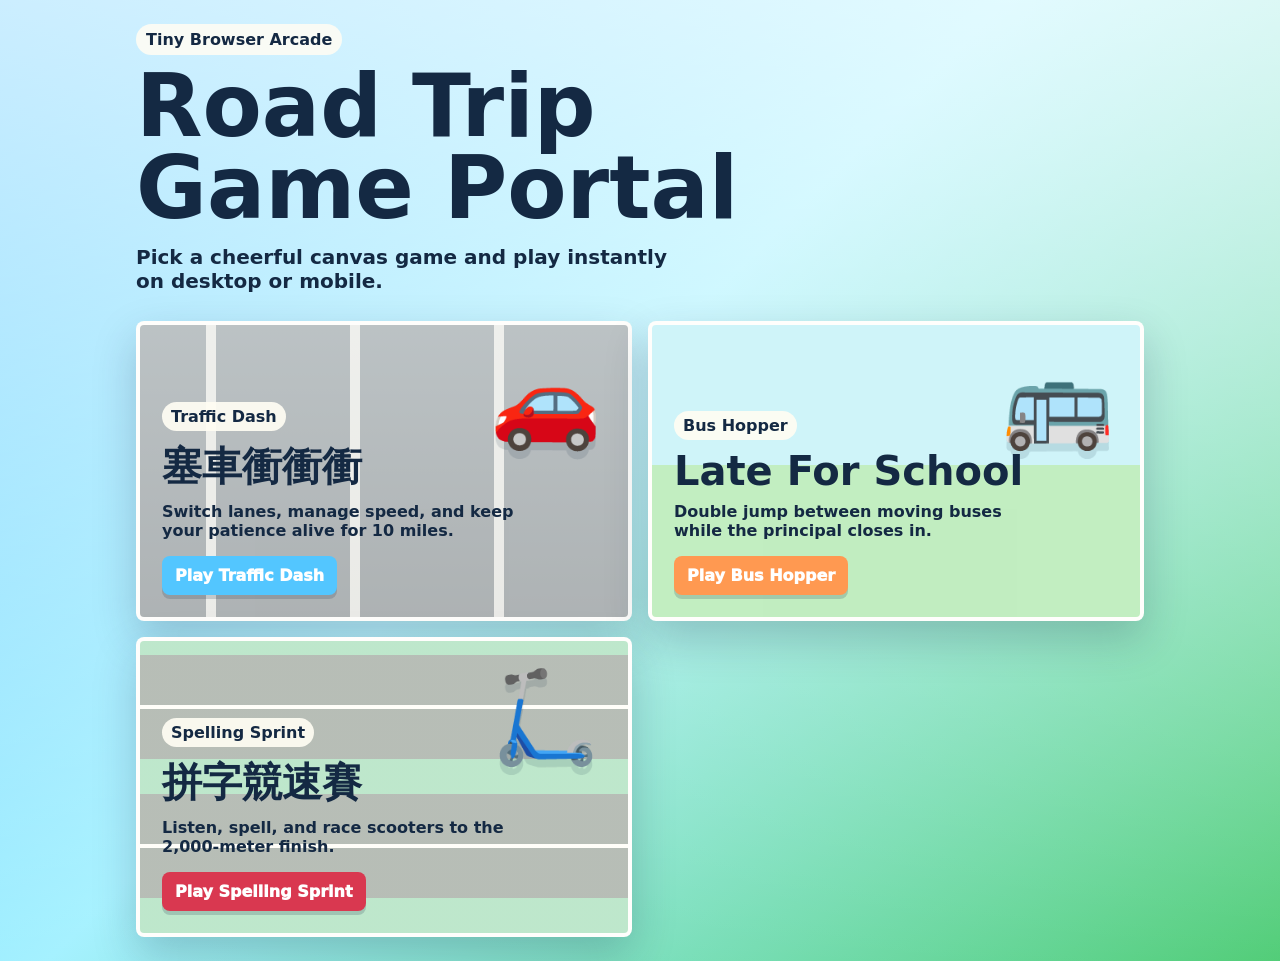
<file: index.html>
<!DOCTYPE html>
<html lang="en">
<head>
  <meta charset="UTF-8">
  <meta name="viewport" content="width=device-width, initial-scale=1.0, viewport-fit=cover">
  <title>Road Trip Game Portal</title>
  <link rel="stylesheet" href="./style.css">
</head>
<body>
  <main class="portal">
    <header class="portal__header">
      <p class="portal__eyebrow">Tiny Browser Arcade</p>
      <h1><span>Road Trip</span><span>Game Portal</span></h1>
      <p class="portal__intro">Pick a cheerful canvas game and play instantly on desktop or mobile.</p>
    </header>

    <section class="game-grid" aria-label="Available games">
      <a class="game-card game-card--traffic" href="./traffic-dash/index.html">
        <span class="game-card__art" aria-hidden="true">🚗</span>
        <span class="game-card__label">Traffic Dash</span>
        <strong>塞車衝衝衝</strong>
        <span class="game-card__text">Switch lanes, manage speed, and keep your patience alive for 10 miles.</span>
        <span class="game-card__button">Play Traffic Dash</span>
      </a>

      <a class="game-card game-card--bus" href="./bus-hopper/index.html">
        <span class="game-card__art" aria-hidden="true">🚌</span>
        <span class="game-card__label">Bus Hopper</span>
        <strong>Late For School</strong>
        <span class="game-card__text">Double jump between moving buses while the principal closes in.</span>
        <span class="game-card__button">Play Bus Hopper</span>
      </a>
      <a class="game-card game-card--spelling" href="./spelling-sprint/index.html">
        <span class="game-card__art" aria-hidden="true">🛴</span>
        <span class="game-card__label">Spelling Sprint</span>
        <strong>拼字競速賽</strong>
        <span class="game-card__text">Listen, spell, and race scooters to the 2,000-meter finish.</span>
        <span class="game-card__button">Play Spelling Sprint</span>
      </a>
    </section>
  </main>
</body>
</html>
</file>
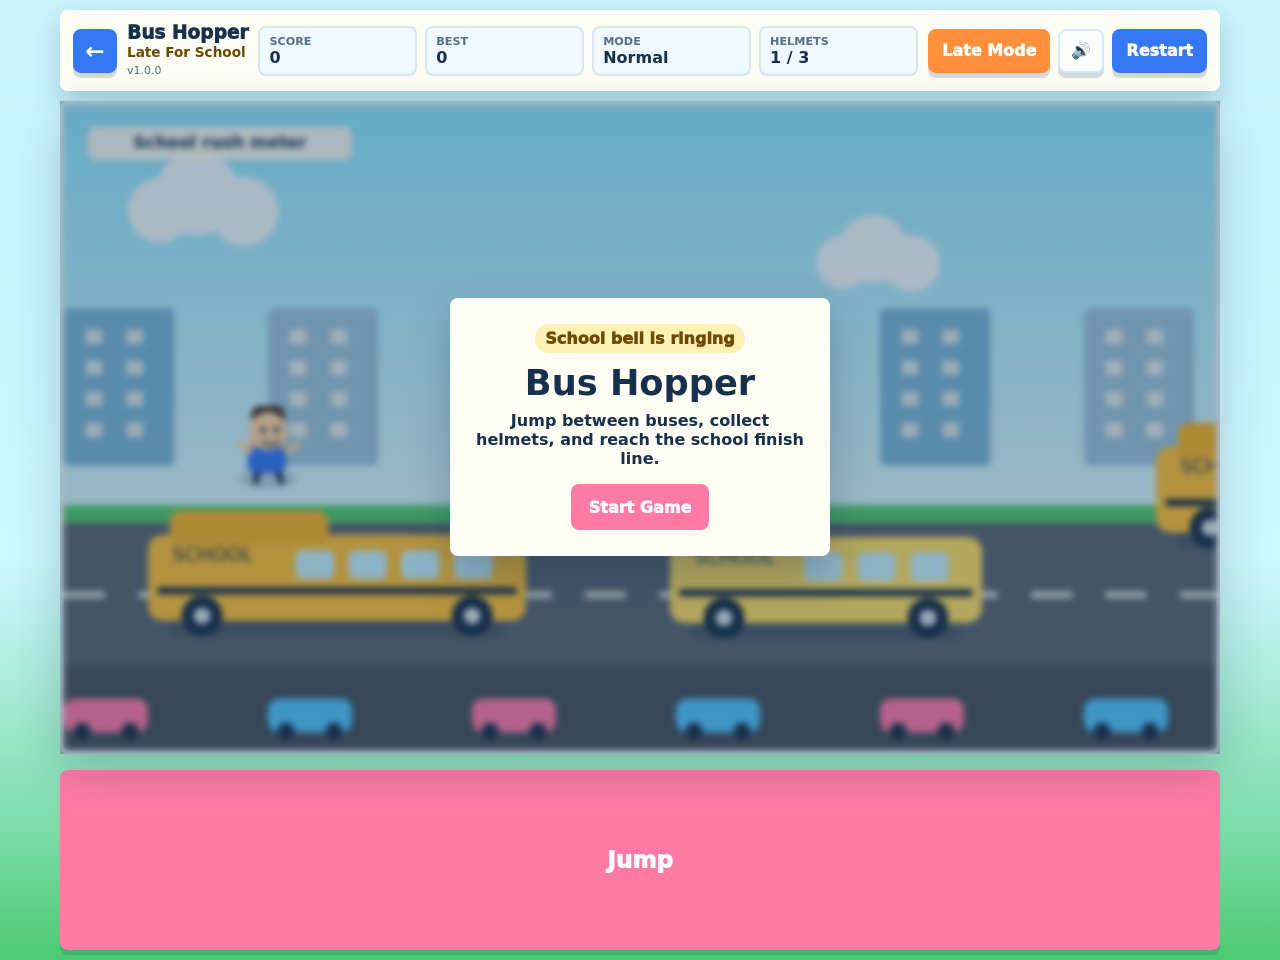
<file: bus-hopper/index.html>
<!DOCTYPE html>
<html lang="en">
<head>
  <meta charset="UTF-8">
  <meta name="viewport" content="width=device-width, initial-scale=1.0, viewport-fit=cover">
  <title>Bus Hopper</title>
  <link rel="stylesheet" href="./style.css?v=1.0.0">
  <link rel="stylesheet" href="../version.css?v=1.0.0">
</head>
<body>
  <main class="game-shell" aria-label="Bus Hopper game">
    <section class="top-bar">
      <a class="back-link" href="../index.html" aria-label="Back to game portal">←</a>
      <div class="brand">
        <span class="brand__title">Bus Hopper</span>
        <span class="brand__subtitle">Late For School</span>
        <small class="game-version" aria-label="Version 1.0.0">v1.0.0</small>
      </div>

      <div class="stats" aria-live="polite">
        <div>
          <span>Score</span>
          <strong id="scoreValue">0</strong>
        </div>
        <div>
          <span>Best</span>
          <strong id="bestValue">0</strong>
        </div>
        <div>
          <span>Mode</span>
          <strong id="modeValue">Normal</strong>
        </div>
        <div>
          <span>Helmets</span>
          <strong id="helmetValue">1 / 3</strong>
        </div>
      </div>

      <div class="actions">
        <button id="modeButton" type="button">Late Mode</button>
        <button id="muteButton" type="button" aria-pressed="false" aria-label="Mute sound">🔊</button>
        <button id="restartButton" type="button">Restart</button>
      </div>
    </section>

    <section class="canvas-wrap">
      <canvas id="gameCanvas" width="960" height="540" aria-label="Side scrolling bus jumping game"></canvas>
      <div id="overlay" class="overlay">
        <div class="overlay__panel">
          <p id="overlayKicker">School bell is ringing</p>
          <h1 id="overlayTitle">Bus Hopper</h1>
          <p id="overlayText">Jump between buses, collect helmets, and reach the school finish line.</p>
          <button id="playButton" type="button">Start Game</button>
        </div>
      </div>
    </section>

    <section class="touch-controls" aria-label="Touch controls">
      <button id="jumpButton" type="button" onclick="window.BusHopperPressJump && window.BusHopperPressJump(event)">Jump</button>
    </section>
  </main>

  <script src="./physics.js?v=1.0.0"></script>
  <script src="./bus.js?v=1.0.0"></script>
  <script src="./player.js?v=1.0.0"></script>
  <script src="./main.js?v=1.0.0"></script>
</body>
</html>
</file>
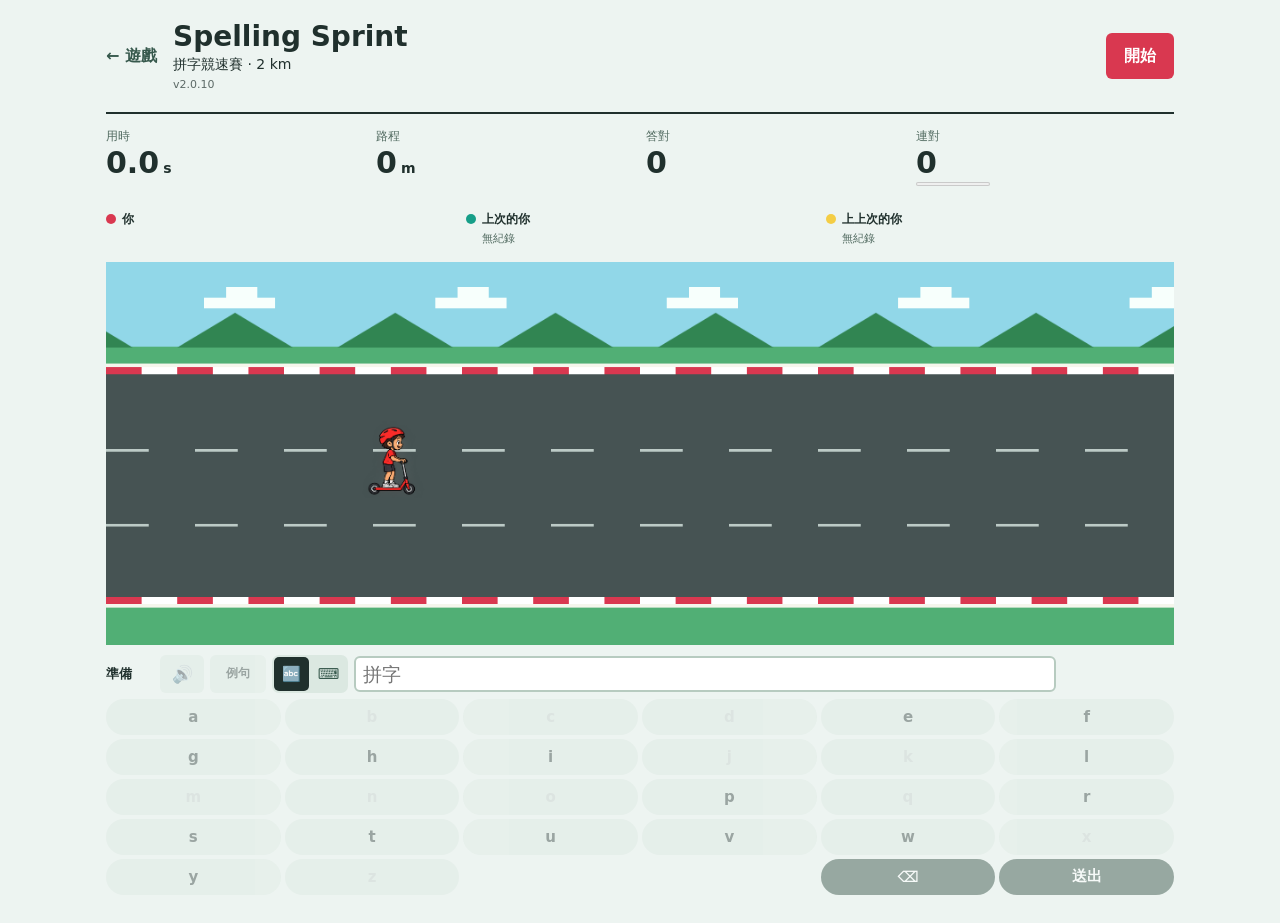
<file: spelling-sprint/index.html>
<!DOCTYPE html>
<html lang="zh-Hant">
<head>
  <meta charset="UTF-8">
  <meta name="viewport" content="width=device-width, initial-scale=1, viewport-fit=cover">
  <title>Spelling Sprint | 拼字競速賽</title>
  <link rel="stylesheet" href="./style.css?v=2.0.10">
  <link rel="stylesheet" href="../version.css?v=2.0.10">
</head>
<body>
  <main>
    <header><a href="../index.html" aria-label="回到遊戲入口">← 遊戲</a><h1>Spelling Sprint <span>拼字競速賽 · 2 km</span><small class="game-version" aria-label="Version 2.0.10">v2.0.10</small></h1><button id="start" type="button">開始</button></header>
    <section class="hud" aria-label="比賽狀態">
      <div><span>用時</span><strong id="time">0.0<span>s</span></strong></div>
      <div><span>路程</span><strong id="distance">0<span>m</span></strong></div>
      <div><span>答對</span><strong id="correct">0</strong></div>
      <div><span>連對</span><strong id="streak">0</strong><meter id="nitro" min="0" max="3" value="0" aria-label="衝刺能量"></meter></div>
    </section>
    <section class="track" aria-label="賽道">
      <div class="race-labels"><span><i class="red"></i>你</span><span id="opponent"><i class="mint"></i>上次的你<small id="opponent-state"></small></span><span id="challenger"><i class="yellow"></i>上上次的你<small id="challenger-state"></small></span></div>
      <canvas id="race" width="1200" height="430" aria-label="拼字滑板車競速賽動畫"></canvas>
      <div id="banner"></div>
    </section>
    <section class="cockpit" id="cockpit">
      <div class="control-row">
        <span id="question">準備</span>
        <button id="replay" class="compact-icon" type="button" disabled title="重播單字" aria-label="重播單字">🔊</button>
        <button id="sentence" class="compact-text" type="button" disabled>例句</button>
        <div class="input-mode" role="group" aria-label="輸入方式">
          <button id="letter-mode" type="button" aria-pressed="true" title="字母盤" aria-label="字母盤">🔤</button>
          <button id="keyboard-mode" type="button" aria-pressed="false" title="鍵盤" aria-label="鍵盤">⌨️</button>
        </div>
        <form id="answer-form" autocomplete="off">
          <label class="sr-only" for="answer">輸入聽到的英文單字</label>
          <input id="answer" name="spelling" type="text" placeholder="拼字" lang="en" inputmode="none" enterkeyhint="go" autocapitalize="none" autocomplete="off" autocorrect="off" spellcheck="false" maxlength="24" readonly disabled>
        </form>
        <span id="feedback" role="status" aria-live="polite"></span>
      </div>
      <div id="letter-pad" aria-label="英文字母盤">
        <button id="submit" class="special-key" type="submit" form="answer-form" disabled title="送出答案" aria-label="送出答案">送出</button>
      </div>
    </section>
    <section id="results" hidden aria-labelledby="result-title">
      <div class="result-heading"><h2 id="result-title">完賽！</h2><strong id="result-distance"></strong></div>
      <p id="result-stats"></p><p id="result-record"></p>
      <h3>錯字複習</h3><div id="review"></div>
    </section>
  </main>
  <script src="./words.js?v=2.0.10" defer></script>
  <script src="./main.js?v=2.0.10" defer></script>
</body>
</html>
</file>
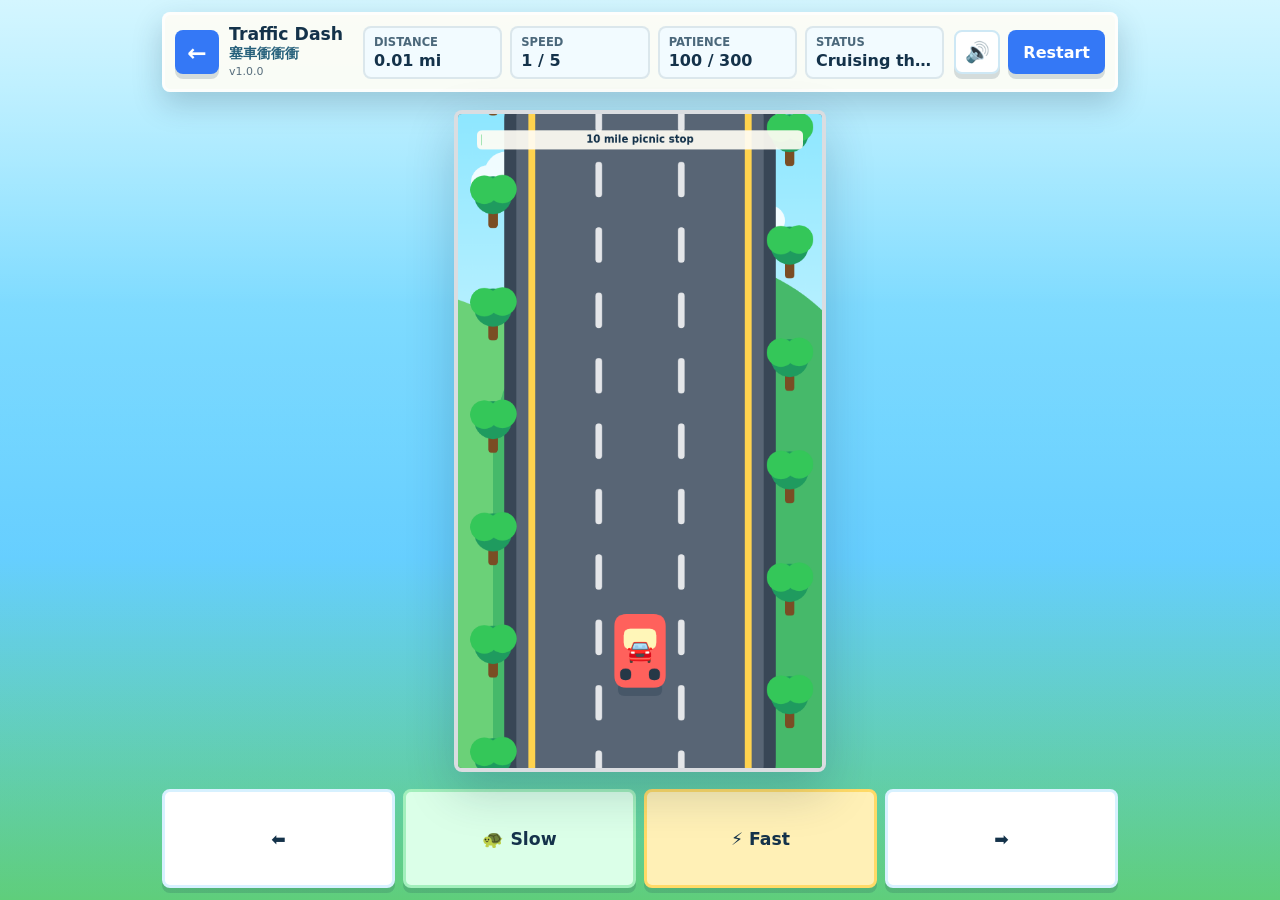
<file: traffic-dash/index.html>
<!DOCTYPE html>
<html lang="en">
<head>
  <meta charset="UTF-8">
  <meta name="viewport" content="width=device-width, initial-scale=1.0, viewport-fit=cover">
  <title>Traffic Dash - 塞車衝衝衝</title>
  <link rel="stylesheet" href="./style.css?v=1.0.0">
  <link rel="stylesheet" href="../version.css?v=1.0.0">
</head>
<body>
  <main class="game-shell" aria-label="Traffic Dash game">
    <section class="top-bar" aria-label="Game status">
      <a class="back-link" href="../index.html" aria-label="Back to game portal">←</a>
      <div class="brand">
        <span class="brand__title">Traffic Dash</span>
        <span class="brand__subtitle">塞車衝衝衝</span>
        <small class="game-version" aria-label="Version 1.0.0">v1.0.0</small>
      </div>

      <div class="hud" aria-live="polite">
        <div class="hud__item">
          <span class="hud__label">Distance</span>
          <strong id="distanceValue">0.00 mi</strong>
        </div>
        <div class="hud__item">
          <span class="hud__label">Speed</span>
          <strong id="speedValue">1</strong>
        </div>
        <div class="hud__item">
          <span class="hud__label">Patience</span>
          <strong id="patienceValue">100 / 300</strong>
        </div>
        <div class="hud__item hud__status">
          <span class="hud__label">Status</span>
          <strong id="statusValue">Road trip begins</strong>
        </div>
      </div>

      <div class="menu-actions">
        <button id="muteButton" class="icon-button" type="button" aria-pressed="false" aria-label="Mute sound">🔊</button>
        <button id="restartButton" class="text-button" type="button">Restart</button>
      </div>
    </section>

    <section class="canvas-wrap">
      <canvas id="gameCanvas" width="540" height="960" aria-label="Cartoon highway game canvas"></canvas>

      <div id="gameOverlay" class="overlay overlay--hidden" role="dialog" aria-modal="true" aria-labelledby="overlayTitle">
        <div class="overlay__panel">
          <p id="overlayBadge" class="overlay__badge">Road Trip</p>
          <h1 id="overlayTitle">Traffic Dash</h1>
          <p id="overlayText">Reach 10 miles before your patience runs out.</p>
          <button id="overlayRestartButton" class="primary-button" type="button">Play Again</button>
        </div>
      </div>
    </section>

    <section class="touch-controls" aria-label="Touch controls">
      <button class="touch-button" type="button" data-action="left" aria-label="Move left">⬅️</button>
      <button class="touch-button touch-button--slow" type="button" data-action="slow" aria-label="Slow down">🐢 Slow</button>
      <button class="touch-button touch-button--fast" type="button" data-action="fast" aria-label="Speed up">⚡ Fast</button>
      <button class="touch-button" type="button" data-action="right" aria-label="Move right">➡️</button>
    </section>
  </main>

  <script src="./state.js?v=1.0.0"></script>
  <script src="./controls.js?v=1.0.0"></script>
  <script src="./render.js?v=1.0.0"></script>
  <script src="./main.js?v=1.0.0"></script>
</body>
</html>
</file>
<file: style.css>
:root {
  color-scheme: light;
  --ink: #142943;
  --paper: #fffdf4;
  --blue: #53c6ff;
  --green: #44c96d;
  --yellow: #ffd451;
  --orange: #ff9951;
  --pink: #ff7ba6;
  --shadow: rgba(20, 41, 67, 0.22);
}

* {
  box-sizing: border-box;
}

body {
  min-height: 100svh;
  margin: 0;
  overflow-x: hidden;
  color: var(--ink);
  font-family: system-ui, -apple-system, BlinkMacSystemFont, "Segoe UI", sans-serif;
  background:
    linear-gradient(180deg, rgba(255, 255, 255, 0.7), rgba(255, 255, 255, 0.08)),
    linear-gradient(135deg, var(--blue), #9df0ff 45%, var(--green));
}

.portal {
  width: 100%;
  max-width: 1040px;
  min-height: 100svh;
  margin: 0 auto;
  padding: max(24px, env(safe-area-inset-top)) max(16px, env(safe-area-inset-right)) max(24px, env(safe-area-inset-bottom)) max(16px, env(safe-area-inset-left));
  display: grid;
  align-content: center;
  gap: 28px;
}

.portal__header {
  max-width: 720px;
}

.portal__eyebrow {
  width: fit-content;
  margin: 0 0 10px;
  padding: 6px 10px;
  border-radius: 999px;
  background: rgba(255, 253, 244, 0.88);
  font-weight: 900;
}

h1 {
  margin: 0;
  font-size: clamp(2.2rem, 8vw, 5.4rem);
  line-height: 0.95;
  letter-spacing: 0;
  overflow-wrap: break-word;
}

h1 span {
  display: block;
}

.portal__intro {
  max-width: 560px;
  margin: 16px 0 0;
  font-size: clamp(1rem, 2.8vw, 1.25rem);
  font-weight: 750;
}

.game-grid {
  display: grid;
  grid-template-columns: repeat(2, minmax(0, 1fr));
  gap: 16px;
}

.game-card {
  min-width: 0;
  min-height: 300px;
  padding: 22px;
  display: grid;
  align-content: end;
  gap: 8px;
  position: relative;
  overflow: hidden;
  border-radius: 8px;
  border: 4px solid rgba(255, 255, 255, 0.78);
  color: inherit;
  text-decoration: none;
  background: var(--paper);
  box-shadow: 0 18px 44px var(--shadow);
  transition: transform 160ms ease, box-shadow 160ms ease;
}

.game-card:hover,
.game-card:focus-visible {
  transform: translateY(-4px);
  box-shadow: 0 22px 54px rgba(20, 41, 67, 0.28);
  outline: none;
}

.game-card::before {
  content: "";
  position: absolute;
  inset: 0;
  opacity: 0.42;
}

.game-card--traffic::before {
  background:
    repeating-linear-gradient(90deg, transparent 0 66px, rgba(255, 255, 255, 0.75) 66px 76px, transparent 76px 144px),
    linear-gradient(180deg, #5f7182, #3e4c5c);
}

.game-card--bus::before {
  background:
    linear-gradient(180deg, #8de7ff 0 48%, #6ed87a 48%),
    repeating-linear-gradient(0deg, transparent 0 34px, rgba(20, 41, 67, 0.16) 34px 38px);
}

.game-card__art {
  position: absolute;
  top: 24px;
  right: 26px;
  font-size: 5.6rem;
  filter: drop-shadow(0 8px 0 rgba(20, 41, 67, 0.12));
  pointer-events: none;
}

.game-card__label,
.game-card strong,
.game-card__text,
.game-card__button {
  position: relative;
}

.game-card__label {
  width: fit-content;
  padding: 5px 9px;
  border-radius: 999px;
  background: rgba(255, 253, 244, 0.92);
  font-weight: 900;
}

.game-card strong {
  font-size: clamp(1.6rem, 4vw, 2.5rem);
  letter-spacing: 0;
}

.game-card__text {
  max-width: min(360px, 100%);
  font-weight: 750;
}

.game-card__button {
  width: fit-content;
  margin-top: 8px;
  padding: 10px 13px;
  border-radius: 8px;
  color: #ffffff;
  background: var(--blue);
  box-shadow: 0 4px 0 rgba(20, 41, 67, 0.18);
  font-weight: 950;
}

.game-card--bus .game-card__button {
  background: var(--orange);
}

.game-card--spelling::before {
  background: repeating-linear-gradient(0deg, #64c994 0 35px, #546661 35px 85px, #ffffff 85px 89px, #546661 89px 139px);
}

.game-card--spelling .game-card__button {
  background: #d93850;
}

@media (max-width: 760px) {
  .portal {
    align-content: start;
  }

  .game-grid {
    grid-template-columns: 1fr;
  }

  .game-card {
    min-height: 245px;
  }

  .game-card__art {
    right: -8px;
    top: 48px;
    opacity: 0.48;
  }

  .game-card__text {
    max-width: 280px;
  }
}
</file>
<file: bus-hopper/style.css>
:root {
  color-scheme: light;
  --ink: #17304b;
  --paper: #fffdf4;
  --sky: #8ee7ff;
  --grass: #42c86b;
  --bus: #ffd23f;
  --orange: #ff8f3d;
  --blue: #3478f6;
  --pink: #ff7ba6;
  --shadow: rgba(23, 48, 75, 0.22);
}

* {
  box-sizing: border-box;
}

html,
body {
  min-height: 100%;
}

body {
  margin: 0;
  overflow: hidden;
  color: var(--ink);
  font-family: system-ui, -apple-system, BlinkMacSystemFont, "Segoe UI", sans-serif;
  background:
    linear-gradient(180deg, rgba(255, 255, 255, 0.55), rgba(255, 255, 255, 0.05)),
    linear-gradient(180deg, var(--sky), #bdf5ff 58%, var(--grass));
}

button,
a {
  color: inherit;
  font: inherit;
}

button {
  border: 0;
  cursor: pointer;
  touch-action: manipulation;
}

.game-shell {
  width: min(100vw, 1180px);
  min-height: 100svh;
  margin: 0 auto;
  padding: max(10px, env(safe-area-inset-top)) max(10px, env(safe-area-inset-right)) max(10px, env(safe-area-inset-bottom)) max(10px, env(safe-area-inset-left));
  display: grid;
  grid-template-rows: auto minmax(0, 1fr) auto;
  gap: 10px;
}

.top-bar {
  display: grid;
  grid-template-columns: auto auto minmax(0, 1fr) auto;
  align-items: center;
  gap: 10px;
  padding: 10px;
  border-radius: 8px;
  border: 3px solid rgba(255, 255, 255, 0.78);
  background: rgba(255, 253, 244, 0.93);
  box-shadow: 0 12px 28px var(--shadow);
}

.back-link,
.actions button,
.touch-controls button {
  min-height: 44px;
  border-radius: 8px;
  box-shadow: 0 5px 0 rgba(23, 48, 75, 0.16);
  transition: transform 120ms ease, box-shadow 120ms ease;
}

.back-link:active,
.actions button:active,
.touch-controls button:active {
  transform: translateY(3px);
  box-shadow: 0 2px 0 rgba(23, 48, 75, 0.16);
}

.back-link {
  width: 44px;
  display: grid;
  place-items: center;
  color: #fff;
  background: var(--blue);
  text-decoration: none;
  font-size: 1.45rem;
  font-weight: 900;
}

.brand {
  line-height: 1.05;
}

.brand__title,
.brand__subtitle {
  display: block;
  white-space: nowrap;
}

.brand__title {
  font-size: 1.16rem;
  font-weight: 950;
}

.brand__subtitle {
  margin-top: 3px;
  color: #6d4a00;
  font-size: 0.85rem;
  font-weight: 900;
}

.stats {
  display: grid;
  grid-template-columns: repeat(4, minmax(72px, 1fr));
  gap: 8px;
}

.stats div {
  min-width: 0;
  padding: 7px 9px;
  border: 2px solid rgba(23, 48, 75, 0.1);
  border-radius: 8px;
  background: #eefaff;
}

.stats span {
  display: block;
  color: #536f83;
  font-size: 0.7rem;
  font-weight: 900;
  text-transform: uppercase;
}

.stats strong {
  display: block;
  overflow: hidden;
  text-overflow: ellipsis;
  white-space: nowrap;
  font-size: 1rem;
}

.actions {
  display: flex;
  gap: 8px;
}

.actions button,
.touch-controls button {
  padding: 0 14px;
  color: #fff;
  background: var(--blue);
  font-weight: 950;
}

#modeButton {
  background: var(--orange);
}

#muteButton {
  width: 46px;
  padding: 0;
  background: #fff;
  color: var(--ink);
  border: 2px solid #ccecff;
}

.canvas-wrap {
  min-height: 0;
  position: relative;
  display: grid;
  place-items: center;
}

#gameCanvas {
  display: block;
  width: min(100%, calc((100svh - 150px) * 1.7778));
  max-height: calc(100svh - 150px);
  aspect-ratio: 16 / 9;
  border-radius: 8px;
  border: 4px solid rgba(255, 255, 255, 0.82);
  background: var(--sky);
  box-shadow: 0 18px 48px var(--shadow);
}

.overlay {
  position: absolute;
  inset: 0;
  display: grid;
  place-items: center;
  padding: 18px;
  background: rgba(23, 48, 75, 0.32);
  backdrop-filter: blur(3px);
}

.overlay.is-hidden {
  display: none;
}

.overlay__panel {
  width: min(380px, 94%);
  padding: 22px;
  text-align: center;
  border-radius: 8px;
  border: 4px solid #fff;
  background: var(--paper);
  box-shadow: 0 18px 42px rgba(23, 48, 75, 0.26);
}

.overlay--win .overlay__panel {
  border-color: #ffd23f;
  background:
    linear-gradient(180deg, rgba(255, 255, 255, 0.96), rgba(255, 253, 244, 0.96)),
    linear-gradient(135deg, #fff0b5, #d8f8ff);
}

.overlay__panel p {
  margin: 8px 0 16px;
  font-weight: 750;
}

#overlayKicker {
  width: fit-content;
  margin: 0 auto 9px;
  padding: 5px 10px;
  border-radius: 999px;
  color: #6d4a00;
  background: #fff0b5;
  font-weight: 950;
}

.overlay h1 {
  margin: 0;
  font-size: 2.2rem;
  letter-spacing: 0;
}

#playButton {
  min-height: 46px;
  padding: 0 18px;
  border-radius: 8px;
  color: #fff;
  background: var(--pink);
  font-weight: 950;
}

.touch-controls {
  display: grid;
  grid-template-columns: 1fr;
  padding-top: 6px;
}

.touch-controls button {
  min-height: clamp(174px, 20svh, 210px);
  background: var(--pink);
  font-size: 1.45rem;
  letter-spacing: 0;
}

@media (orientation: landscape) and (max-height: 560px) {
  .game-shell {
    grid-template-columns: minmax(178px, 220px) minmax(0, 1fr) 92px;
    grid-template-rows: 1fr;
  }

  .top-bar {
    grid-template-columns: auto 1fr;
    align-content: start;
  }

  .brand,
  .stats,
  .actions {
    grid-column: 1 / -1;
  }

  .stats {
    grid-template-columns: 1fr 1fr;
  }

  .actions {
    flex-wrap: wrap;
  }

  #gameCanvas {
    width: 100%;
    height: auto;
    max-height: calc(100svh - 20px);
  }

  .touch-controls {
    align-content: center;
  }

  .touch-controls button {
    min-height: min(220px, calc(100svh - 24px));
    padding: 0 8px;
    writing-mode: vertical-rl;
    text-orientation: mixed;
  }
}

@media (max-width: 720px) and (orientation: portrait) {
  .top-bar {
    grid-template-columns: auto minmax(0, 1fr);
  }

  .stats,
  .actions {
    grid-column: 1 / -1;
  }

  .stats {
    grid-template-columns: repeat(2, minmax(0, 1fr));
  }

  .actions {
    flex-wrap: wrap;
  }

  #gameCanvas {
    width: min(100%, calc((100svh - 420px) * 1.7778));
    max-height: calc(100svh - 420px);
  }
}
</file>
<file: version.css>
.game-version {
  display: block;
  margin-top: 4px;
  font-size: 11px;
  font-weight: 500;
  line-height: 1.3;
  letter-spacing: 0;
  color: inherit;
  opacity: 0.7;
  white-space: nowrap;
}
</file>
<file: spelling-sprint/style.css>
:root { color-scheme: light; font-family: system-ui, sans-serif; color: #20302d; background: #edf4f1; }
* { box-sizing: border-box; letter-spacing: 0; }
body { margin: 0; }
main { max-width: 1100px; margin: auto; padding: 20px max(16px, env(safe-area-inset-right)) max(24px, env(safe-area-inset-bottom)); }
header { display: flex; align-items: center; flex-wrap: wrap; gap: 16px; margin-bottom: 20px; }
header a { color: #36584c; text-decoration: none; font-weight: 700; }
h1 { margin: 0; font-size: 28px; flex: 1; }
h1 span { display: block; font-size: 14px; font-weight: 500; margin-top: 3px; }
button { border: 0; border-radius: 6px; background: #20302d; color: white; padding: 12px 18px; min-height: 46px; font: inherit; font-weight: 700; cursor: pointer; }
button:hover:not(:disabled) { background: #3b5e50; }
button:disabled { opacity: .4; cursor: default; }
button:focus-visible, a:focus-visible, input:focus-visible { outline: 3px solid #169cbe; outline-offset: 3px; }
#start { background: #d93850; }
.hud { display: grid; grid-template-columns: repeat(4, minmax(0, 1fr)); border-top: 2px solid #20302d; padding: 14px 0; gap: 12px; }
.hud div { min-width: 0; }
.hud div > span { display: block; font-size: 12px; color: #526b61; }
.hud strong { display: block; font-size: 30px; font-variant-numeric: tabular-nums; }
.hud strong span { font-size: 14px; margin-left: 4px; }
meter { width: 74px; height: 8px; display: block; }
.track { position: relative; overflow: hidden; background: #84c9db; }
canvas { display: block; width: 100%; aspect-ratio: 1200 / 430; }
.race-labels { display: grid; grid-template-columns: repeat(3, minmax(0, 1fr)); height: 60px; padding: 8px 0; gap: 12px; font-size: 12px; font-weight: 700; background: #edf4f1; }
.race-labels span { display: flex; flex-wrap: wrap; align-items: center; align-content: start; column-gap: 6px; row-gap: 2px; line-height: 18px; min-width: 0; }
.race-labels small { width: 100%; min-height: 14px; padding-left: 16px; font-size: 11px; font-weight: 400; color: #526b61; }
i { width: 10px; height: 10px; border-radius: 50%; display: inline-block; }
.red { background: #d93850; }.mint { background: #169e88; }.yellow { background: #f4cd45; }
#banner { position: absolute; right: 18px; top: 80px; color: #20302d; font-size: 22px; font-weight: 900; text-align: right; pointer-events: none; }
.cockpit { padding: 10px 0 4px; }
.control-row { display: grid; grid-template-columns: minmax(48px, auto) 44px 56px 76px minmax(110px, 1fr) minmax(82px, 112px); align-items: center; gap: 6px; min-width: 0; }
#question { min-width: 48px; white-space: nowrap; font-size: 13px; font-weight: 700; }
.control-row > button { min-height: 38px; height: 38px; padding: 5px 8px; background: #dbe8e1; color: #20302d; }
.compact-icon { width: 44px; font-size: 17px; }
.compact-text { width: 56px; font-size: 12px; }
.input-mode { display: inline-flex; width: 76px; gap: 2px; padding: 2px; border-radius: 7px; background: #dbe8e1; }
.input-mode button { width: 35px; min-height: 34px; height: 34px; padding: 2px; border-radius: 5px; background: transparent; color: #36584c; font-size: 15px; }
.input-mode button[aria-pressed="true"] { background: #20302d; color: white; }
#answer-form { display: flex; min-width: 0; }
input { width: 100%; min-width: 54px; height: 36px; border: 2px solid #b7cbc0; border-radius: 6px; background: white; color: #20302d; padding: 4px 7px; font: 19px system-ui, sans-serif; }
input[aria-invalid="true"] { border-color: #d93850; }
#submit { grid-column: 11 / span 2; width: 100%; font-size: 15px; }
#letter-pad { display: grid; grid-template-columns: repeat(12, minmax(0, 1fr)); align-items: center; gap: 4px; margin-top: 6px; }
#letter-pad button { grid-column: span 2; justify-self: start; min-width: 0; min-height: 36px; height: 36px; padding: 3px; border-radius: 999px; background: #dbe8e1; color: #20302d; font-size: 15px; }
#letter-pad button { width: 100%; }
#letter-pad button[data-present="false"] { color: #c4ceca; }
#letter-pad button:nth-child(25) { grid-column: 1 / span 2; }
#letter-pad button:nth-child(26) { grid-column: 3 / span 2; }
#letter-pad button:nth-child(27) { grid-column: 9 / span 2; }
#letter-pad .special-key { background: #526b61; color: white; }
#letter-pad .special-key:disabled { opacity: .55; background: #526b61; color: white; }
#letter-pad[hidden] { display: none !important; }
#feedback { min-width: 82px; min-height: 36px; display: flex; align-items: center; justify-content: flex-start; padding: 0 6px; border-radius: 6px; color: #526b61; font-weight: 700; font-size: 12px; line-height: 1.15; }
#results { border-top: 2px solid #20302d; padding-top: 16px; }
[hidden] { display: none !important; }
.result-heading { display: flex; flex-wrap: wrap; align-items: center; justify-content: space-between; gap: 12px; }
h2 { font-size: 24px; margin: 0; }.result-heading strong { font-size: 28px; }
h3 { font-size: 14px; margin: 20px 0 10px; }
#review { display: flex; flex-wrap: wrap; gap: 8px; }
#review button { background: #dbe8e1; color: #20302d; }
.sr-only { position: absolute; width: 1px; height: 1px; overflow: hidden; clip-path: inset(50%); }
@media (max-width: 600px) {
  main { padding-top: 12px; } header { gap: 10px; margin-bottom: 12px; } header a { font-size: 12px; }
  h1 { font-size: 21px; } h1 span { font-size: 12px; } #start { padding: 10px; font-size: 14px; }
  .hud { padding: 10px 0; gap: 6px; }.hud strong { font-size: 25px; }
  canvas { aspect-ratio: 1200 / 600; } #banner { font-size: 17px; right: 10px; }
  .race-labels { gap: 6px; font-size: 11px; }
  .cockpit { padding-top: 7px; }
  .control-row { grid-template-columns: 42px 38px 48px 66px minmax(74px, 1fr) 72px; gap: 3px; }
  #question { min-width: 42px; font-size: 11px; }
  .control-row > button { min-height: 34px; height: 34px; padding: 3px 5px; }
  .compact-icon { width: 38px; font-size: 15px; }
  .compact-text { width: 48px; font-size: 11px; }
  .input-mode { width: 66px; padding: 1px; }
  .input-mode button { width: 31px; min-height: 32px; height: 32px; font-size: 13px; }
  input { min-width: 46px; height: 34px; padding: 3px 5px; font-size: 17px; }
  #submit { font-size: 14px; }
  #letter-pad { gap: 3px; margin-top: 5px; }
  #letter-pad button { min-height: 34px; height: 34px; }
  #letter-pad button { width: 100%; font-size: 14px; }
  #feedback { min-width: 72px; min-height: 34px; padding: 0 4px; font-size: 11px; }
}
@media (prefers-reduced-motion: reduce) { canvas { opacity: .95; } }
</file>
<file: traffic-dash/style.css>
:root {
  color-scheme: light;
  --sky: #8ee7ff;
  --sky-deep: #51c8ff;
  --grass: #49c769;
  --grass-dark: #2d9a51;
  --ink: #14324a;
  --paper: #fffdf5;
  --road: #586575;
  --road-edge: #384656;
  --yellow: #ffd34e;
  --pink: #ff7aa8;
  --blue: #3478f6;
  --green: #34c759;
  --shadow: rgba(20, 50, 74, 0.22);
}

* {
  box-sizing: border-box;
}

html,
body {
  min-height: 100%;
}

body {
  margin: 0;
  overflow-x: hidden;
  color: var(--ink);
  font-family: system-ui, -apple-system, BlinkMacSystemFont, "Segoe UI", sans-serif;
  background:
    linear-gradient(180deg, rgba(255, 255, 255, 0.62), rgba(255, 255, 255, 0.12) 34%),
    linear-gradient(180deg, var(--sky), var(--sky-deep) 62%, var(--grass));
}

button {
  border: 0;
  color: inherit;
  font: inherit;
  cursor: pointer;
  touch-action: manipulation;
}

a {
  color: inherit;
  font: inherit;
}

.game-shell {
  width: min(100vw, 980px);
  min-height: 100svh;
  margin: 0 auto;
  padding: max(12px, env(safe-area-inset-top)) max(12px, env(safe-area-inset-right)) max(12px, env(safe-area-inset-bottom)) max(12px, env(safe-area-inset-left));
  display: grid;
  grid-template-rows: auto minmax(0, 1fr) auto;
  gap: 10px;
}

.top-bar {
  display: grid;
  grid-template-columns: auto auto minmax(0, 1fr) auto;
  align-items: center;
  gap: 10px;
  padding: 10px;
  border: 3px solid rgba(255, 255, 255, 0.72);
  border-radius: 8px;
  background: rgba(255, 253, 245, 0.9);
  box-shadow: 0 12px 30px var(--shadow);
}

.brand {
  min-width: 124px;
  line-height: 1.05;
}

.back-link {
  width: 44px;
  min-height: 44px;
  display: grid;
  place-items: center;
  border-radius: 8px;
  color: #ffffff;
  background: var(--blue);
  text-decoration: none;
  font-size: 1.45rem;
  font-weight: 900;
  box-shadow: 0 5px 0 rgba(20, 50, 74, 0.16);
}

.brand__title,
.brand__subtitle {
  display: block;
  white-space: nowrap;
}

.brand__title {
  font-size: 1.08rem;
  font-weight: 900;
}

.brand__subtitle {
  margin-top: 3px;
  color: #245f7a;
  font-size: 0.88rem;
  font-weight: 800;
}

.hud {
  display: grid;
  grid-template-columns: repeat(4, minmax(86px, 1fr));
  gap: 8px;
  min-width: 0;
}

.hud__item {
  min-width: 0;
  padding: 7px 9px;
  border-radius: 8px;
  background: #f2fbff;
  border: 2px solid rgba(20, 50, 74, 0.1);
}

.hud__label {
  display: block;
  color: #4b687b;
  font-size: 0.72rem;
  font-weight: 800;
  text-transform: uppercase;
}

.hud strong {
  display: block;
  margin-top: 2px;
  overflow: hidden;
  text-overflow: ellipsis;
  white-space: nowrap;
  font-size: 1rem;
}

.menu-actions {
  display: flex;
  gap: 8px;
  align-items: center;
}

.icon-button,
.text-button,
.primary-button,
.touch-button {
  min-height: 44px;
  border-radius: 8px;
  box-shadow: 0 5px 0 rgba(20, 50, 74, 0.16);
  transition: transform 120ms ease, box-shadow 120ms ease, filter 120ms ease;
}

.icon-button:active,
.text-button:active,
.primary-button:active,
.touch-button:active,
.touch-button.is-active {
  transform: translateY(3px);
  box-shadow: 0 2px 0 rgba(20, 50, 74, 0.16);
  filter: brightness(0.98);
}

.icon-button {
  width: 46px;
  background: #ffffff;
  border: 2px solid #cee8f5;
  font-size: 1.25rem;
}

.text-button,
.primary-button {
  padding: 0 15px;
  color: #ffffff;
  background: var(--blue);
  font-weight: 900;
}

.primary-button {
  min-width: 144px;
  background: var(--pink);
}

.canvas-wrap {
  position: relative;
  min-height: 0;
  display: grid;
  place-items: center;
}

#gameCanvas {
  display: block;
  width: min(100%, calc((100svh - 238px) * 0.5625));
  max-height: calc(100svh - 238px);
  aspect-ratio: 9 / 16;
  border-radius: 8px;
  border: 4px solid rgba(255, 255, 255, 0.78);
  background: var(--road);
  box-shadow: 0 18px 48px var(--shadow);
}

.overlay {
  position: absolute;
  inset: 0;
  display: grid;
  place-items: center;
  padding: 20px;
  background: rgba(18, 42, 62, 0.38);
  backdrop-filter: blur(3px);
}

.overlay--hidden {
  display: none;
}

.overlay__panel {
  width: min(340px, 92%);
  padding: 22px;
  border-radius: 8px;
  text-align: center;
  background: var(--paper);
  border: 4px solid #ffffff;
  box-shadow: 0 18px 38px rgba(13, 30, 45, 0.24);
}

.overlay__badge {
  width: fit-content;
  margin: 0 auto 8px;
  padding: 5px 10px;
  border-radius: 999px;
  color: #7a4d00;
  background: #fff1b8;
  font-weight: 900;
}

.overlay h1 {
  margin: 0;
  font-size: 2rem;
  letter-spacing: 0;
}

.overlay p {
  margin: 10px 0 16px;
  font-weight: 700;
}

.touch-controls {
  display: grid;
  grid-template-columns: repeat(4, minmax(64px, 1fr));
  gap: 8px;
}

.touch-button {
  min-width: 0;
  min-height: clamp(92px, 11svh, 124px);
  padding: 0 8px;
  color: #14324a;
  background: #ffffff;
  border: 3px solid #d7f1ff;
  font-size: 1.08rem;
  font-weight: 900;
  white-space: nowrap;
}

.touch-button--slow {
  background: #dbffe8;
  border-color: #a2efbc;
}

.touch-button--fast {
  background: #fff0b6;
  border-color: #ffda67;
}

@media (orientation: landscape) and (max-height: 560px) {
  .game-shell {
    width: 100vw;
    grid-template-columns: minmax(250px, 1fr) auto minmax(148px, 0.55fr);
    grid-template-rows: 1fr;
    align-items: stretch;
    gap: 8px;
  }

  .top-bar {
    grid-template-columns: 1fr;
    align-content: start;
  }

  .back-link {
    width: 46px;
  }

  .hud {
    grid-template-columns: 1fr 1fr;
  }

  .hud__status {
    grid-column: 1 / -1;
  }

  .menu-actions {
    align-self: end;
  }

  #gameCanvas {
    width: auto;
    height: calc(100svh - 24px);
    max-height: none;
  }

  .touch-controls {
    grid-template-columns: 1fr 1fr;
    align-content: center;
  }

  .touch-button {
    min-height: min(132px, calc((100svh - 48px) / 2));
  }
}

@media (max-width: 720px) and (orientation: portrait) {
  .top-bar {
    grid-template-columns: auto 1fr auto;
  }

  .brand {
    grid-column: 2 / 3;
  }

  .menu-actions {
    grid-column: 3 / 4;
    grid-row: 1 / 2;
  }

  .hud {
    grid-column: 1 / -1;
    grid-template-columns: repeat(3, minmax(0, 1fr));
  }

  .hud__status {
    grid-column: 1 / -1;
  }

  #gameCanvas {
    width: min(100%, calc((100svh - 318px) * 0.5625));
    max-height: calc(100svh - 318px);
  }
}

@media (max-width: 560px) {
  .game-shell {
    padding-inline: 8px;
  }

  .top-bar {
    padding: 8px;
  }

  #restartButton {
    width: 48px;
    padding: 0;
    overflow: hidden;
    font-size: 0;
  }

  #restartButton::before {
    content: "↻";
    font-size: 1.25rem;
  }

  .menu-actions {
    grid-column: 1 / -1;
    grid-row: auto;
    justify-self: stretch;
    justify-content: flex-start;
  }

  .hud {
    gap: 6px;
    grid-template-columns: repeat(2, minmax(0, 1fr));
  }

  .hud__status {
    grid-column: 1 / -1;
  }

  .hud__item {
    padding: 6px;
  }

  .hud strong {
    font-size: 0.92rem;
  }

  .touch-controls {
    gap: 8px;
    grid-template-columns: repeat(2, minmax(0, 1fr));
  }

  .touch-button[data-action="left"] {
    grid-column: 1;
    grid-row: 1;
  }

  .touch-button[data-action="right"] {
    grid-column: 2;
    grid-row: 1;
  }

  .touch-button[data-action="slow"] {
    grid-column: 1;
    grid-row: 2;
  }

  .touch-button[data-action="fast"] {
    grid-column: 2;
    grid-row: 2;
  }

  .touch-button {
    min-height: 82px;
    font-size: 1rem;
    padding-inline: 6px;
  }
}
</file>
